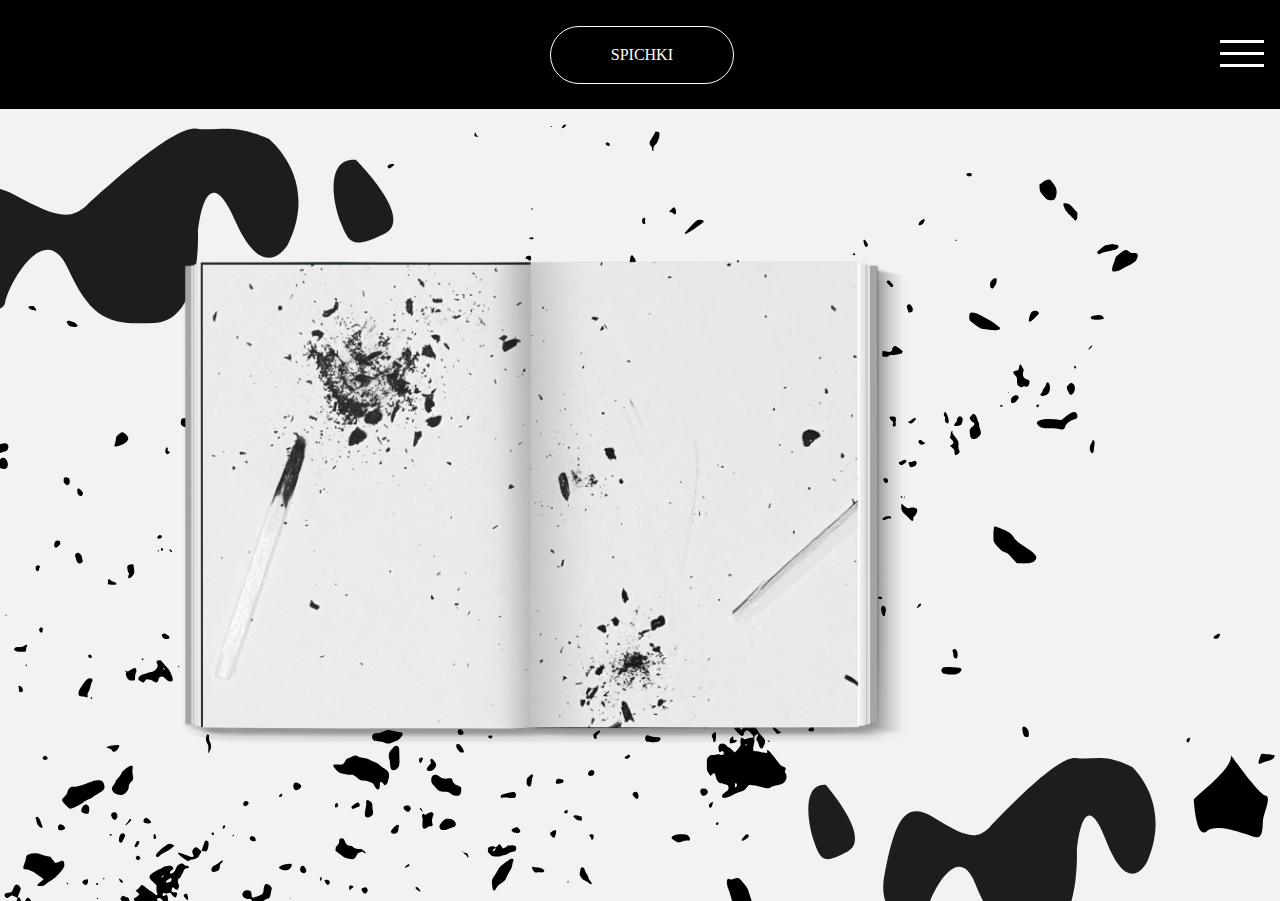
<file: book.html>
<!DOCTYPE html>
<html lang="en">
<head>
  <meta charset="UTF-8">
  <meta name="viewport" content="width=device-width, initial-scale=1.0">
  <meta http-equiv="X-UA-Compatible" content="ie=edge">
  <link rel="stylesheet" href="stylesheet/style.css">
  <title>Document</title>
</head>
<body>
<header class="header_page">
  <nav>
    <a class="button_nav" href="index.html">SPICHKI</a>
    <button class="burger" type="button" name="button"><img src="img/button.svg" alt=""></button>
    <ul class="menu">
    <li>
      <a href="#">КНИГА</a>
      <a href="#">01</a>
    </li>
    <li>
      <a href="shop.html">МАГАЗИН</a>
      <a href="shop.html">02</a>
    </li>
    <li>
      <a href="conception.html">КОНЦЕПЦИЯ</a>
      <a href="conception.html">03</a>
    </li>
    <li>
      <a href="dedication.html">ОБРАЩЕНИЕ</a>
      <a href="dedication.html">04</a>
    </li>
    <li>
      <a href="events.html">МЕРОПРИЯТИЯ</a>
      <a href="events.html">05</a>
    </li>
    </ul>
  </nav>
</header>
<section id ="book">
<a href="https://ru.calameo.com/read/007041054eecc6135bc46" ><img class="book_img" src="img/book.png" alt=""> </a>
</section>


<script type="text/javascript" src="js/javascript.js">

</script>
</body>
</html>
</file>
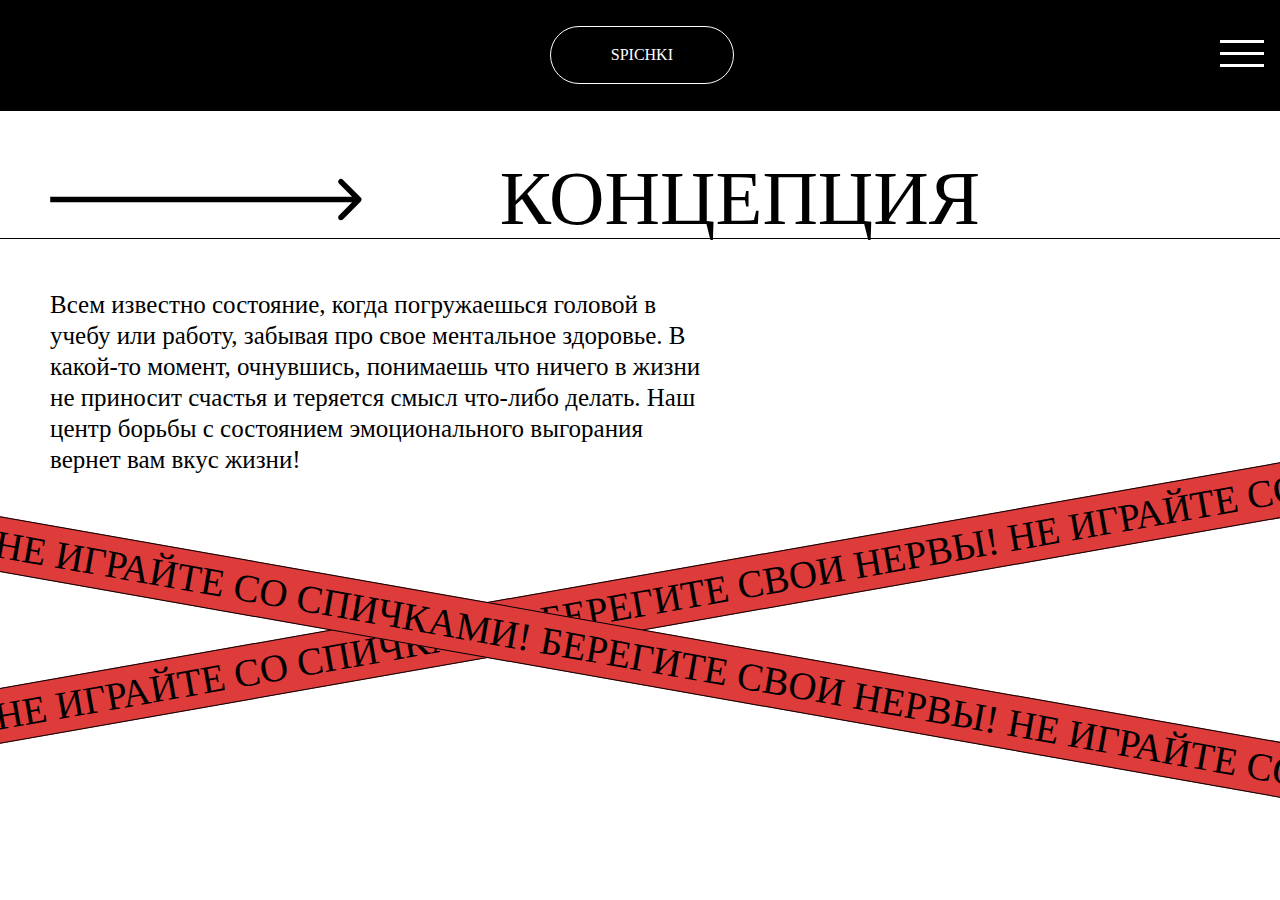
<file: conception.html>
<!DOCTYPE html>
<html lang="en">
<head>
  <meta charset="UTF-8">
  <meta name="viewport" content="width=device-width, initial-scale=1.0">
  <meta http-equiv="X-UA-Compatible" content="ie=edge">
  <link rel="stylesheet" href="stylesheet/style.css">
  <title>Document</title>
</head>
<body>
<header class="header_page">
  <nav>
    <a class="button_nav" href="index.html">SPICHKI</a>
    <button class="burger" type="button" name="button"><img src="img/button.svg" alt=""></button>
    <ul class="menu">
    <li>
      <a href="book.html">КНИГА</a>
      <a href="book.html">01</a>
    </li>
    <li>
      <a href="shop.html">МАГАЗИН</a>
      <a href="shop.html">02</a>
    </li>
    <li>
      <a href="#">КОНЦЕПЦИЯ</a>
      <a href="">03</a>
    </li>
    <li>
      <a href="dedication.html">ОБРАЩЕНИЕ</a>
      <a href="dedication.html">04</a>
    </li>
    <li>
      <a href="events.html">МЕРОПРИЯТИЯ</a>
      <a href="events.html">05</a>
    </li>
    </ul>
  </nav>
</header>


<section id="conception">
    <div class="wrapper_conception">
<div class="conception_header">
<img src="img/arrow.svg" alt="">
<h1>КОНЦЕПЦИЯ</h1>
</div>
</div>
<div class="line">

</div>
  <div class="wrapper_conception">
<p>Всем известно состояние, когда погружаешься головой
 в учебу или работу, забывая про свое ментальное здоровье. В какой-то момент, очнувшись, понимаешь
что ничего в жизни не приносит счастья и теряется смысл что-либо делать. Наш центр борьбы с состоянием эмоционального выгорания вернет вам вкус жизни!</p>
</div>
<div class="marquee_1">
  НЕ ИГРАЙТЕ СО СПИЧКАМИ! БЕРЕГИТЕ СВОИ НЕРВЫ! НЕ ИГРАЙТЕ СО СПИЧКАМИ! БЕРЕГИТЕ СВОИ НЕРВЫЙ!
</div>
<div class="marquee_2">
  НЕ ИГРАЙТЕ СО СПИЧКАМИ! БЕРЕГИТЕ СВОИ НЕРВЫ! НЕ ИГРАЙТЕ СО СПИЧКАМИ! БЕРЕГИТЕ СВОИ НЕРВЫЙ!
</div>
</section>
<script type="text/javascript" src="js/javascript.js">

</script>
</body>
</html>
</file>
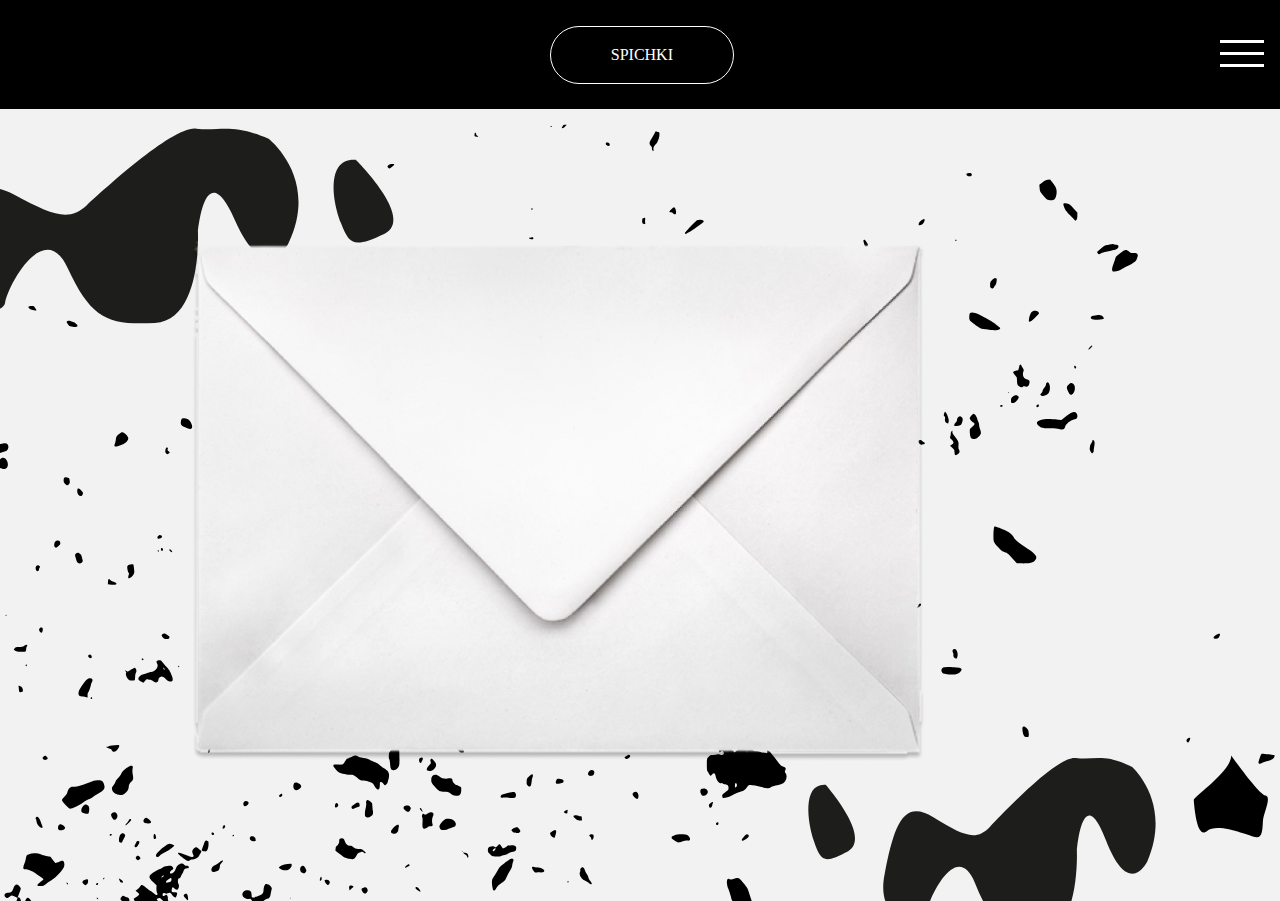
<file: dedication.html>
<!DOCTYPE html>
<html lang="en">

<head>
  <meta charset="UTF-8">
  <meta name="viewport" content="width=device-width, initial-scale=1.0">
  <meta http-equiv="X-UA-Compatible" content="ie=edge">
  <link rel="stylesheet" href="stylesheet/style.css">
  <title>Document</title>
</head>

<body>
  <header class="header_page">
    <nav>
      <a class="button_nav" href="index.html">SPICHKI</a>
      <button class="burger" type="button" name="button"><img src="img/button.svg" alt=""></button>
      <ul class="menu">
        <li>
          <a href="book.html">КНИГА</a>
          <a href="book.html">01</a>
        </li>
        <li>
          <a href="shop.html">МАГАЗИН</a>
          <a href="shop.html">02</a>
        </li>
        <li>
          <a href="conception.html">КОНЦЕПЦИЯ</a>
          <a href="conception.html">03</a>
        </li>
        <li>
          <a href="#">ОБРАЩЕНИЕ</a>
          <a href="">04</a>
        </li>
        <li>
          <a href="events.html">МЕРОПРИЯТИЯ</a>
          <a href="events.html">05</a>
        </li>
      </ul>
    </nav>
  </header>
  <section id="book">
    <img class="book_img env" src="img/envelope.png" alt="">
  </section>
  <div class="modal">
    <div class="modal_border">
      <img class="cancel" src="img/cancel.svg" alt="">
    </div>
    <div class="modal_text">
      <p>Всем известно состояние, когда погружаешься головой
        в учебу или работу, забывая про свое ментальное здоровье. В какой-то момент, очнувшись, понимаешь
        что ничего в жизни не приносит счастья и теряется смысл что-либо делать. Наш центр борьбы с состоянием эмоционального выгорания вернет вам вкус жизни!</p>
    </div>

  </div>

  <script type="text/javascript" src="js/javascript.js">

  </script>
</body>

</html>
</file>
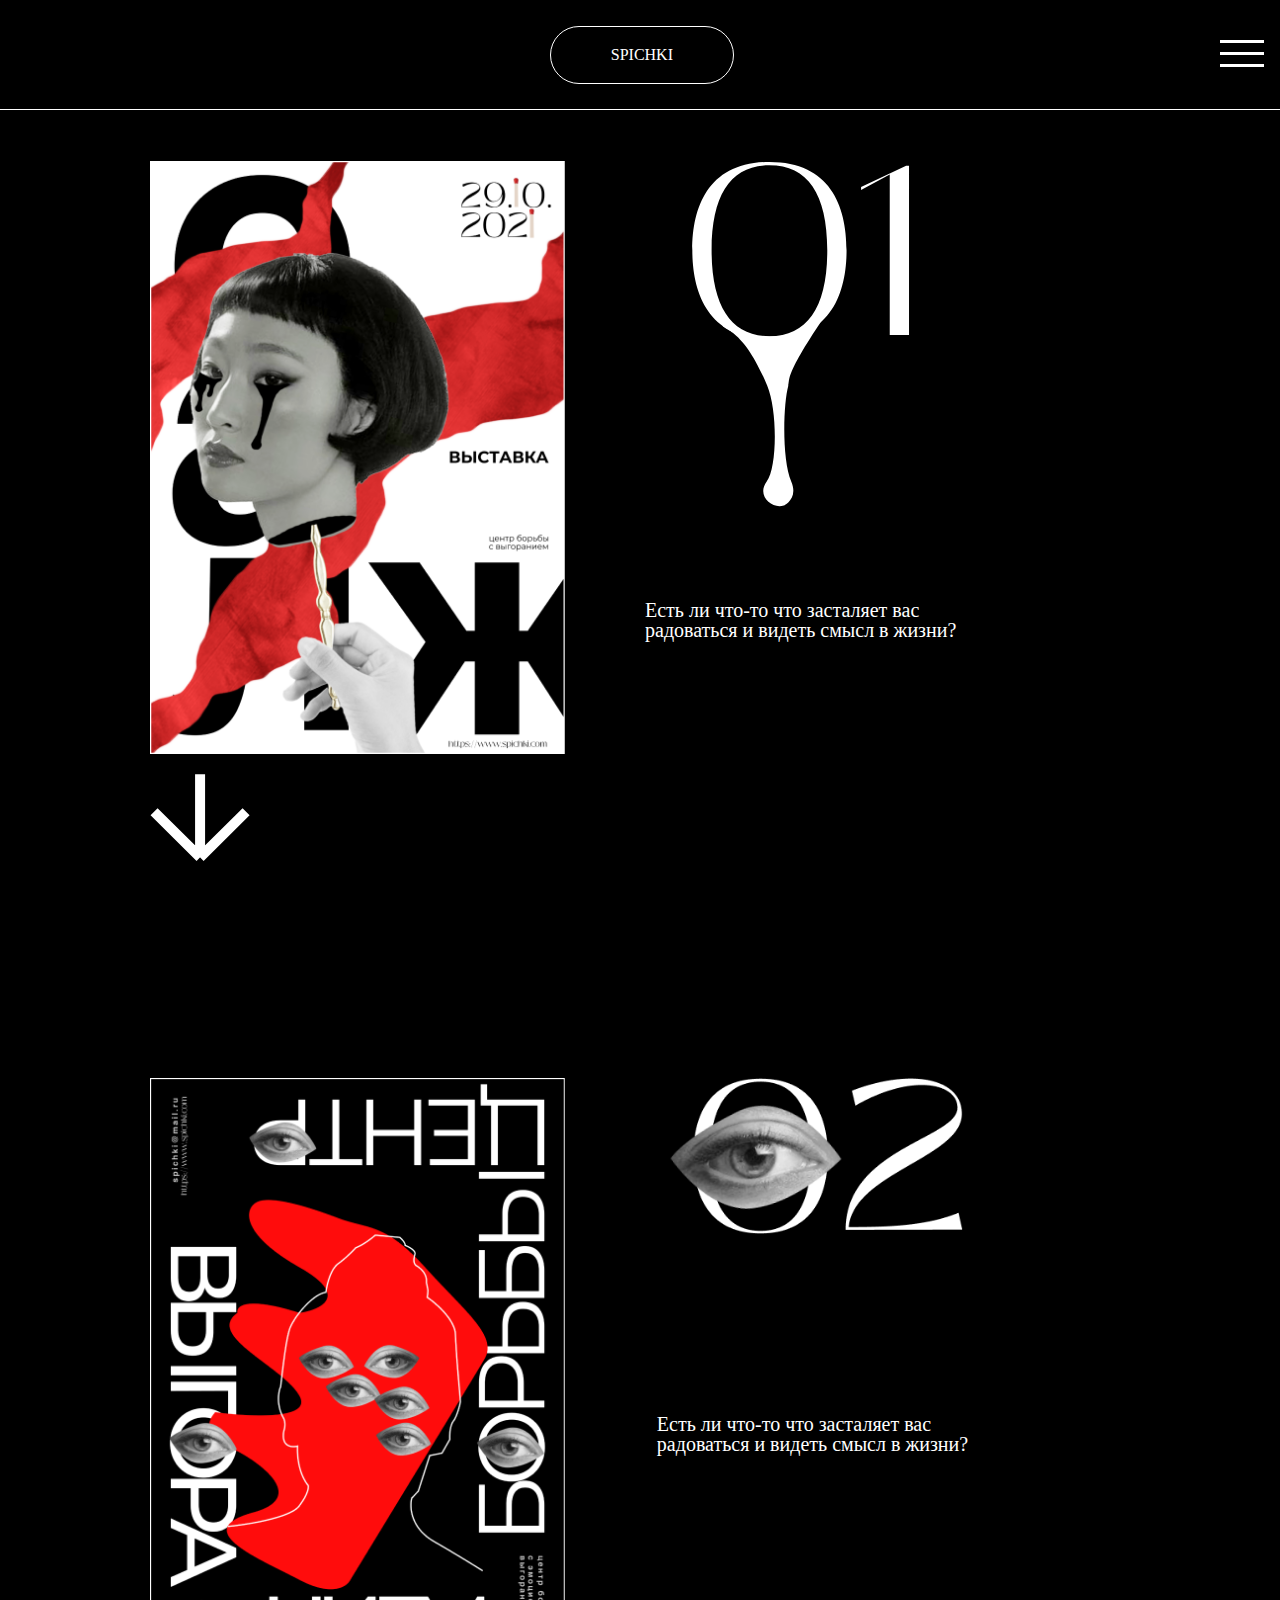
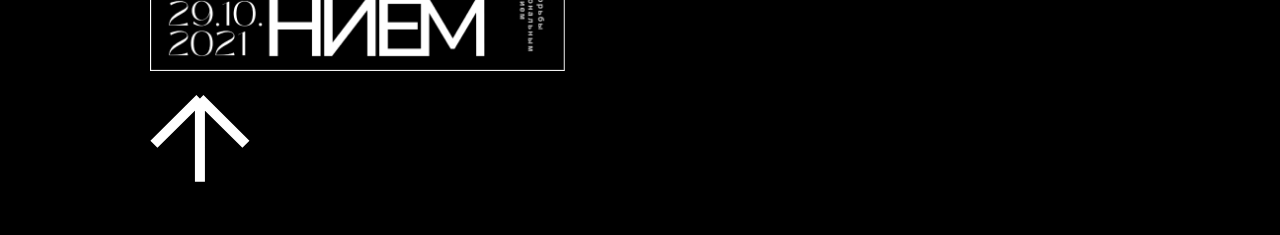
<file: events.html>
<!DOCTYPE html>
<html lang="en">

<head>
  <meta charset="UTF-8">
  <meta name="viewport" content="width=device-width, initial-scale=1.0">
  <meta http-equiv="X-UA-Compatible" content="ie=edge">
  <link rel="stylesheet" href="stylesheet/style.css">
  <title>Document</title>
</head>

<body>
  <header class="header_page">
    <nav class="border_bt">
      <a class="button_nav" href="index.html">SPICHKI</a>
      <button class="burger" type="button" name="button"><img src="img/button.svg" alt=""></button>
      <ul class="menu menu_bl">
        <li>
          <a href="book.html">КНИГА</a>
          <a href="book.html">01</a>
        </li>
        <li>
          <a href="shop.html">МАГАЗИН</a>
          <a href="shop.html">02</a>
        </li>
        <li>
          <a href="conception.html">КОНЦЕПЦИЯ</a>
          <a href="conception.html">03</a>
        </li>
        <li>
          <a href="dedication.html">ОБРАЩЕНИЕ</a>
          <a href="dedication.html">04</a>
        </li>
        <li>
          <a href="#">МЕРОПРИЯТИЯ</a>
          <a href="">05</a>
        </li>
      </ul>
    </nav>
  </header>
  <section id="first_event">
    <div class="wrapper_event">
      <div class="flex">
        <img class="event_img" src="img/event_img1.png" alt="">
        <div class="event_text">
          <img class="event_01" src="img/01.svg" alt="">
          <p>Есть ли что-то что засталяет вас<br>
            радоваться и видеть смысл в жизни?</p>

        </div>

      </div>
      <a class="arrow" href="#second_event"><img class="wh_arrow" src="img/wh_arrow.svg"></a>
    </div>



  </section>

  <section id="second_event">
    <div class="wrapper_event">
      <div class="flex">
        <img class="event_img" src="img/event_img2.png" alt="">
        <div class="event_text plus_gap">
          <img class="event_02" src="img/02.png" alt="">
          <p>Есть ли что-то что засталяет вас<br>
            радоваться и видеть смысл в жизни?</p>
        </div>
      </div>
      <a class="arrow" href="#first_event"><img class="wh_arrow up" src="img/wh_arrow.svg"></a>
    </div>



  </section>
  <script type="text/javascript" src="js/javascript.js">

  </script>
</body>

</html>
</file>
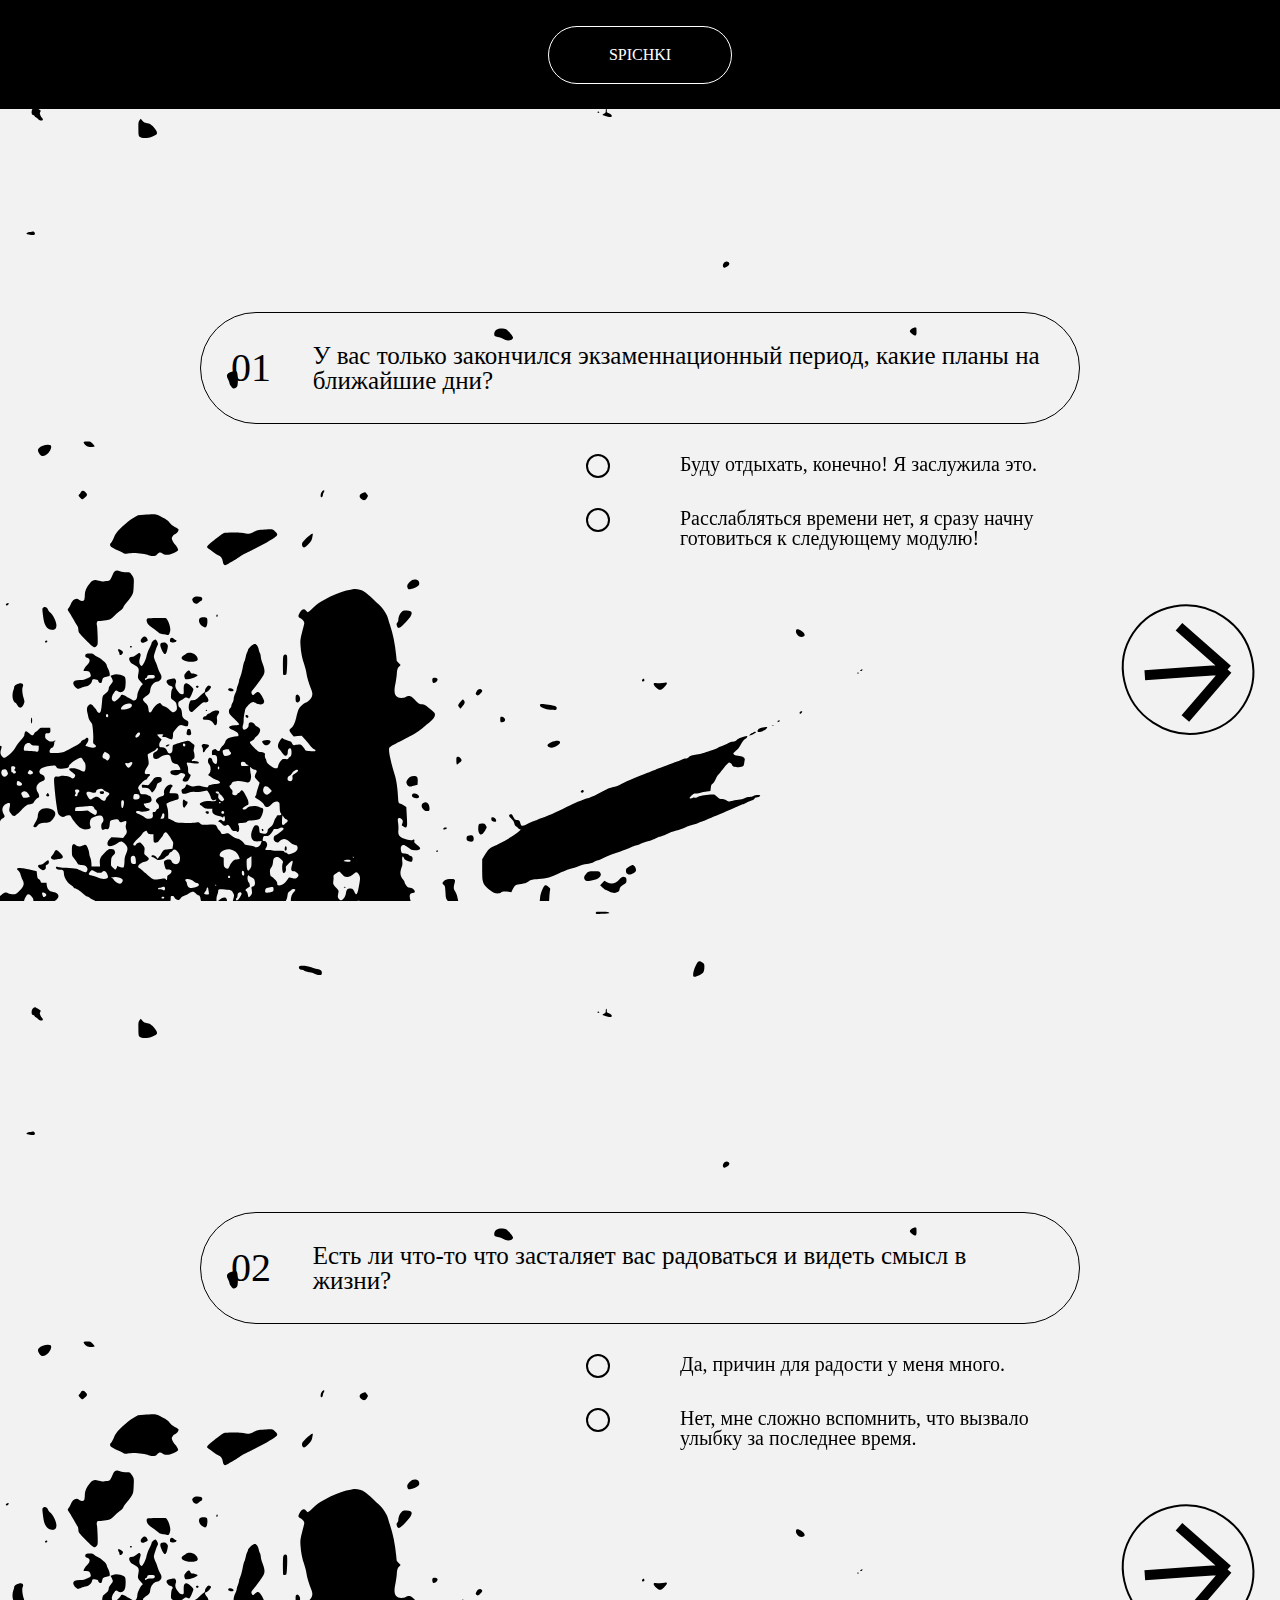
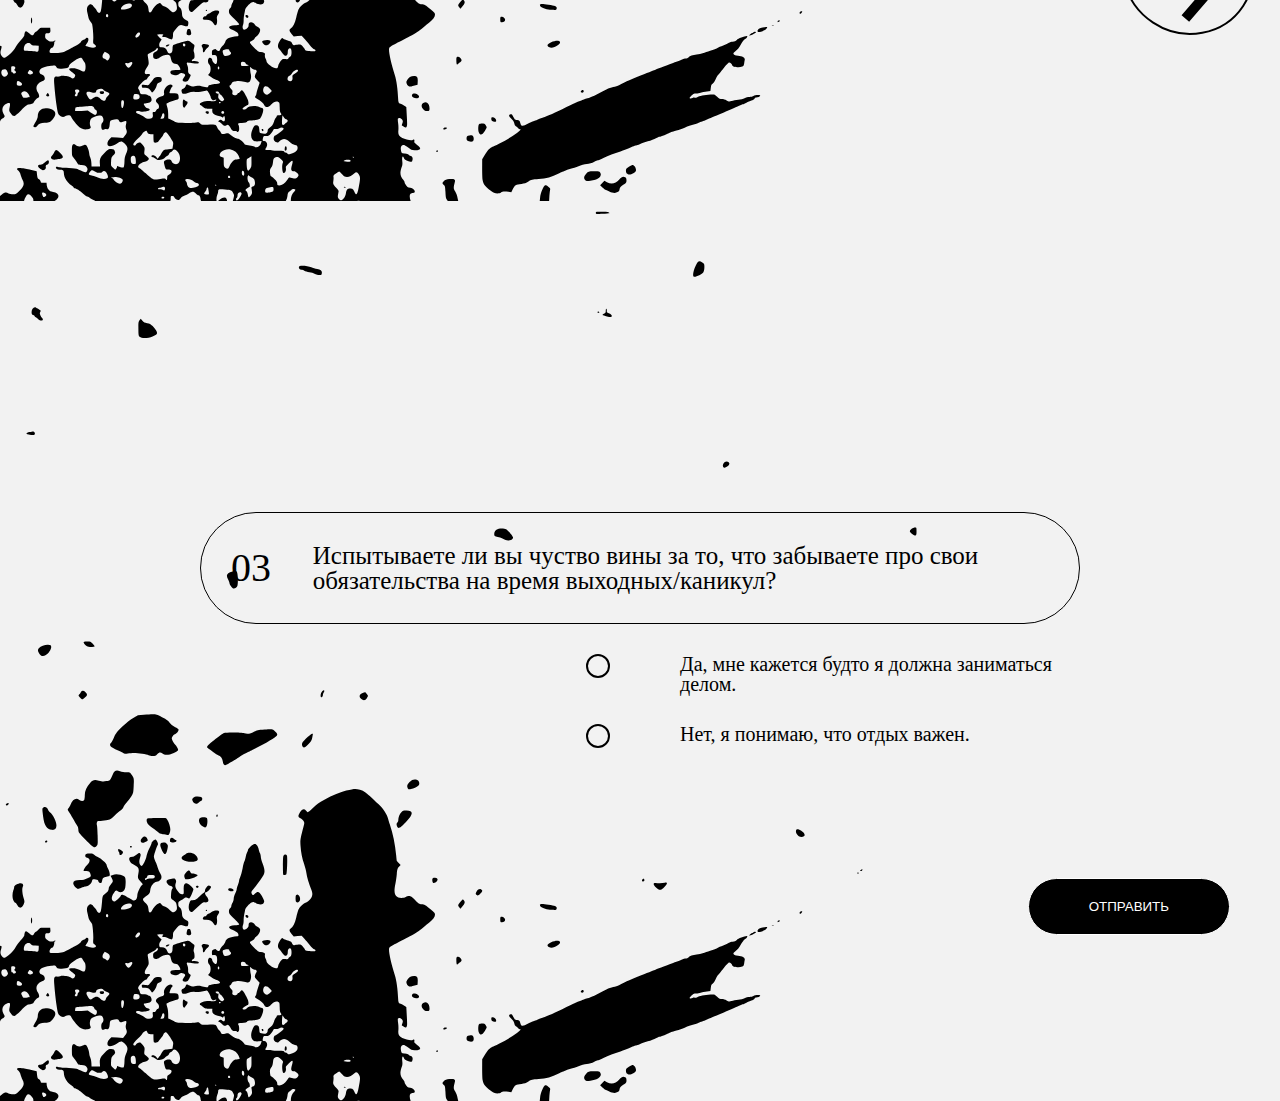
<file: q1.html>
<!DOCTYPE html>
<html lang="en">

<head>
  <meta charset="UTF-8">
  <meta name="viewport" content="width=device-width, initial-scale=1.0">
  <meta http-equiv="X-UA-Compatible" content="ie=edge">
  <link rel="stylesheet" href="stylesheet/style.css">
  <title>Document</title>
</head>

<body>
  <header class="header_page">
    <nav class="nav_test">
      <a class="button_nav" href="index.html">SPICHKI</a>
    </nav>
  </header>
  <section class="q_main">
    <form action="">
      <div class="screen">
        <div class="wrapper_question">
          <div class="header_q">
            <p class="number">01</p>
            <p class="p_context">У вас только закончился экзаменнационный
              период, какие планы на ближайшие дни?</p>
          </div>

          <div class="question_1">
            <label>
              <input class="input" type="radio" name="a1">
              <span class="new_input"></span>
              <p class="answer">Буду отдыхать, конечно! Я заслужила это.</p>
            </label>
            <label>
              <input class="input" type="radio" name="a1">
              <span class="new_input"></span>
              <p class="answer">Расслабляться времени нет, я сразу начну готовиться к следующему модулю! </p>
            </label>
          </div>
          <a href="#s2"><img class="arrow_next " src="img/arrow_90.svg" alt=""></a>
        </div>
      </div>
      <div class="screen" id="s2">
        <div class="wrapper_question">
          <div class="header_q">
            <p class="number">02</p>
            <p class="p_context">Есть ли что-то что засталяет вас радоваться
              и видеть смысл в жизни?</p>
          </div>
          <div class="question_2">
            <label>
              <input class="input" type="radio" name="a2">
              <span class="new_input"></span>
              <p class="answer">Да, причин для радости
                у меня много.</p>
            </label>
            <label>
              <input class="input" type="radio" name="a2">
              <span class="new_input"></span>
              <p class="answer">Нет, мне сложно вспомнить, что вызвало улыбку за последнее время.</p>
            </label>
          </div>
          <a href="#s3"><img class="arrow_next " src="img/arrow_90.svg" alt=""></a>
        </div>
      </div>

      <div class="screen" id="s3">
        <div class="wrapper_question">
          <div class="header_q">
            <p class="number">03</p>
            <p class="p_context">Испытываете ли вы чуство вины за то, что забываете про свои обязательства на время выходных/каникул?</p>
          </div>
          <div class="question_3">
            <label>
              <input class="input" type="radio" name="a3">
              <span class="new_input"></span>
              <p class="answer">Да, мне кажется будто я должна заниматься делом.</p>
            </label>
            <label>
              <input class="input" type="radio" name="a3">
              <span class="new_input"></span>
              <p class="answer">Нет, я понимаю, что отдых важен.</p>
            </label>
          </div>

          <button type="submit" class="button_nav button_black" name="button">ОТПРАВИТЬ</button>

        </div>
      </div>






    </form>
  </section>




  <div class="modal">
    <div class="modal_border">
      <img class="cancel" src="img/cancel.svg" alt="">
    </div>
    <div class="modal_text">
      <p>Ваши данные отправлены на переработку!</p>
    </div>

  </div>


  <script type="text/javascript" src="js/q1.js">

  </script>

</body>

</html>
</file>
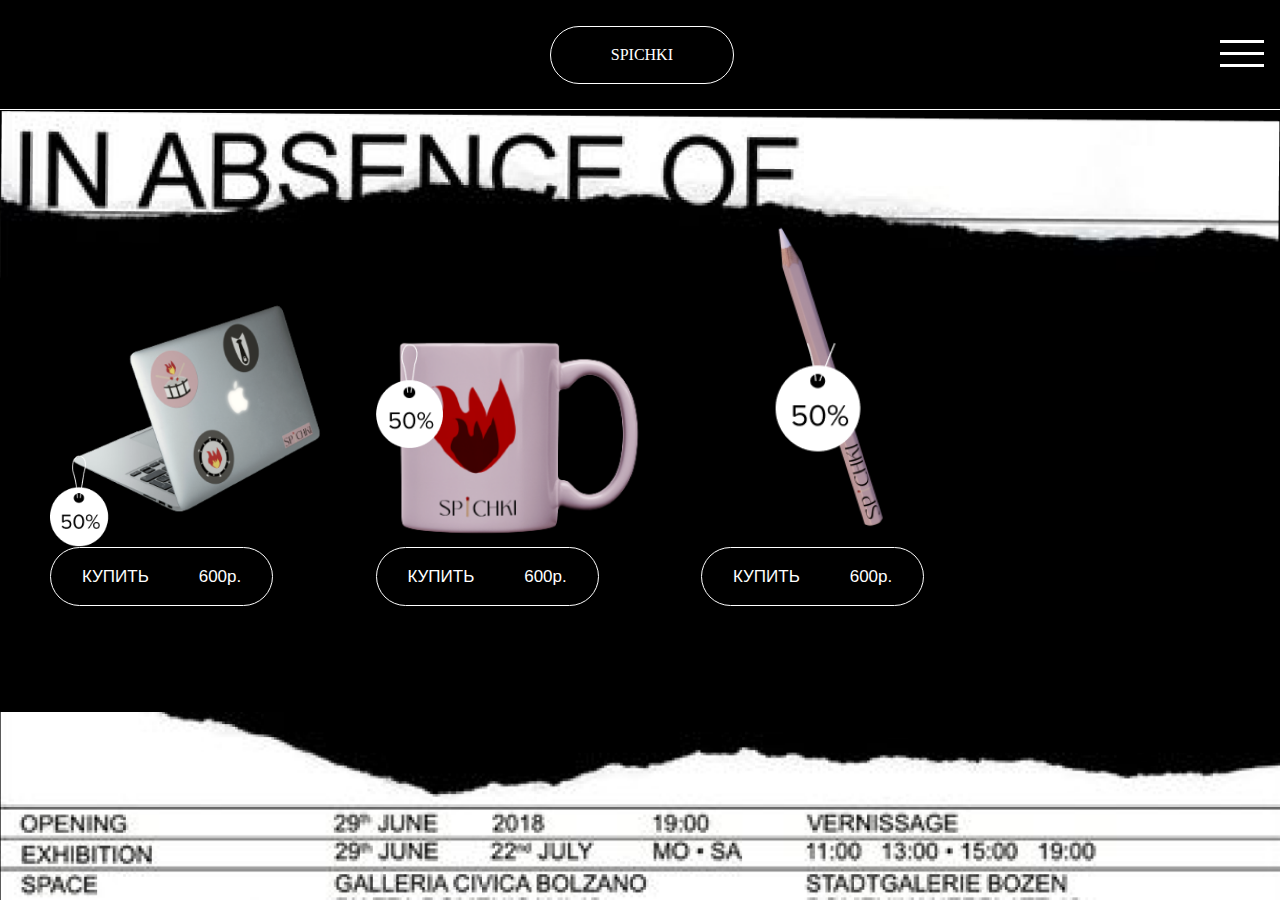
<file: shop.html>
<!DOCTYPE html>
<html lang="en">

<head>
  <meta charset="UTF-8">
  <meta name="viewport" content="width=device-width, initial-scale=1.0">
  <meta http-equiv="X-UA-Compatible" content="ie=edge">
  <link rel="stylesheet" href="stylesheet/style.css">
  <title>Document</title>
</head>

<body>
  <header class="header_page">
    <nav class="border_bt">
      <a class="button_nav" href="index.html">SPICHKI</a>
      <button class="burger" type="button" name="button"><img src="img/button.svg" alt=""></button>
      <ul class="menu menu_bl">
        <li>
          <a href="book.html">КНИГА</a>
          <a href="book.html">01</a>
        </li>
        <li>
          <a href="#">МАГАЗИН</a>
          <a href="#">02</a>
        </li>
        <li>
          <a href="conception.html">КОНЦЕПЦИЯ</a>
          <a href="conception.html">03</a>
        </li>
        <li>
          <a href="dedication.html">ОБРАЩЕНИЕ</a>
          <a href="dedication.html">04</a>
        </li>
        <li>
          <a href="events.html">МЕРОПРИЯТИЯ</a>
          <a href="events.html">05</a>
        </li>
      </ul>
    </nav>
  </header>



  <section id="shop">
    <div class="wrapper">
      <div class="store_flex">
        <div class="store_component">
          <img src="img/macbook.png" alt="">
          <button class="buy"><span>КУПИТЬ</span><span>600p.</span></button>
        </div>
        <div class="store_component">
          <img src="img/cup.png" alt="">
          <button class="buy"><span>КУПИТЬ</span><span>600p.</span></button>
        </div>
        <div class="store_component">
          <img class="pencil" src="img/pencil.png" alt="">
          <button class="buy"><span>КУПИТЬ</span><span>600p.</span></button>
        </div>
      </div>
    </div>
  </section>
  <script type="text/javascript" src="js/javascript.js">

  </script>
</body>

</html>
</file>
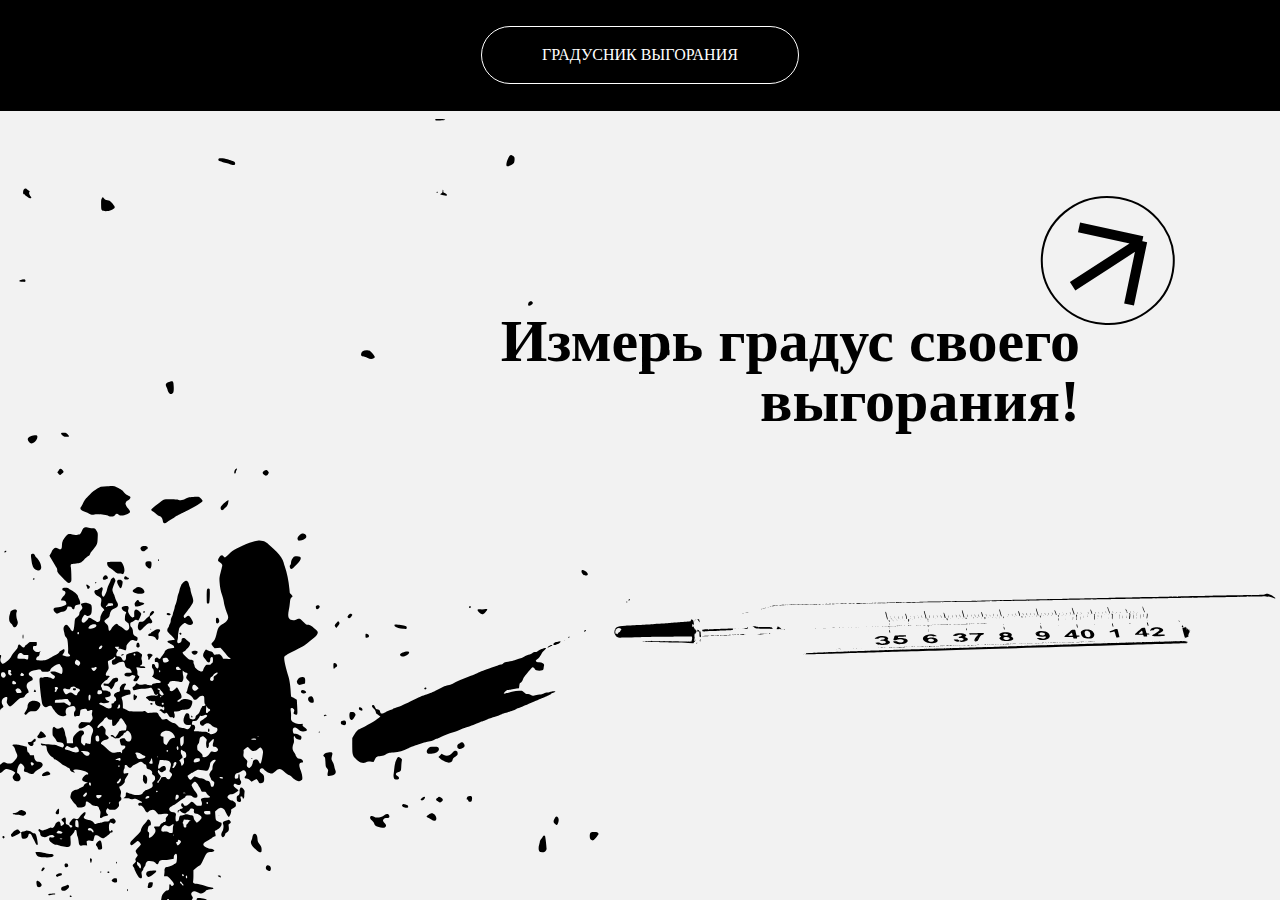
<file: test.html>
<!DOCTYPE html>
<html lang="en">

<head>
  <meta charset="UTF-8">
  <meta name="viewport" content="width=device-width, initial-scale=1.0">
  <meta http-equiv="X-UA-Compatible" content="ie=edge">
  <link rel="stylesheet" href="stylesheet/style.css">
  <title>Document</title>
</head>

<body>
  <header class="header_page">
    <nav class="nav_test">
      <a class="button_nav" href="#">ГРАДУСНИК ВЫГОРАНИЯ</a>
    </nav>
  </header>
  <section class="test_main">
    <div class="wrapper_test">
      <div class="test_text">
        <h1>Измерь градус своего выгорания!</h1>
        <a href="q1.html"> <img src="img/arrow_circle.svg" alt=""></a>
      </div>
    </div>



  </section>






  <script type="text/javascript" src="js/javascript.js">

  </script>
</body>

</html>
</file>
<file: stylesheet/style.css>
@import "reset.css";
@import "content.css";
</file>
